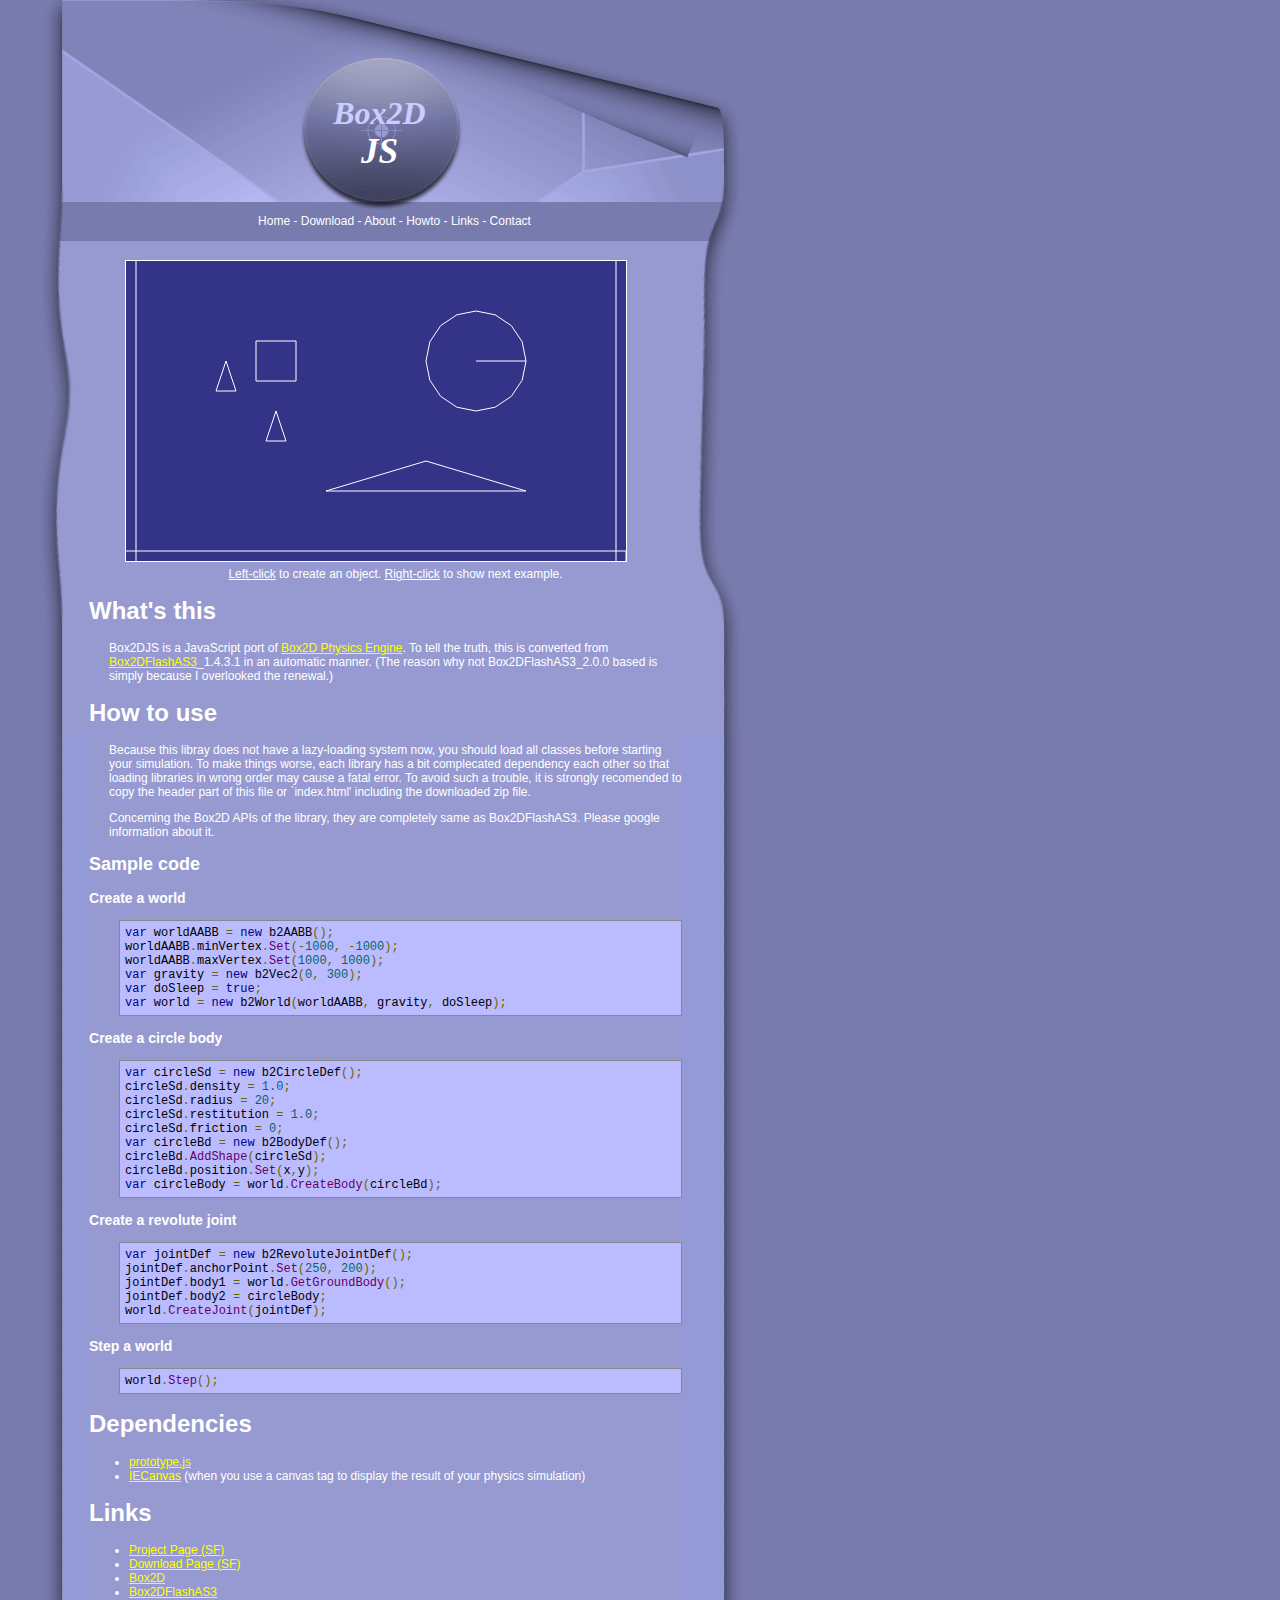
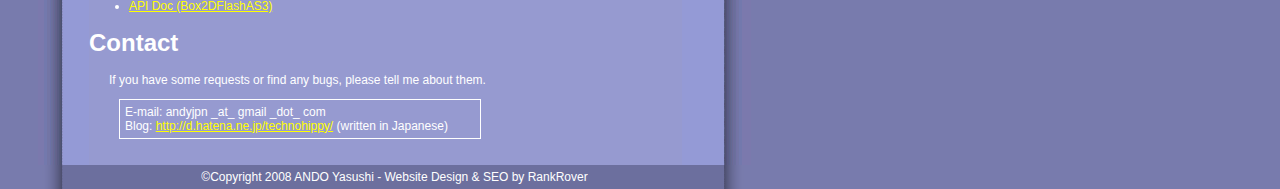
<file: box2d-js_0.1.0/index.html>
<!DOCTYPE html PUBLIC "-//W3C//DTD XHTML 1.0 Transitional//EN" "http://www.w3.org/TR/xhtml1/DTD/xhtml1-transitional.dtd">
<html xmlns="http://www.w3.org/1999/xhtml">
	<head>
		<meta http-equiv="Content-Type" content="text/html; charset=utf-8" />
    <title>Box2DJS - Physics Engine for JavaScript</title>

		<!--=============================-->
		<!-- Copy this part to your app. -->
		<!-- START                       -->
		<!--=============================-->
		<!-- libs -->
		<!--[if IE]><script type="text/javascript" src="lib/excanvas.js"></script><![endif]-->
    <script src="lib/prototype-1.6.0.2.js"></script>

		<!-- box2djs -->
    <script src='js/box2d/common/b2Settings.js'></script>
    <script src='js/box2d/common/math/b2Vec2.js'></script>
    <script src='js/box2d/common/math/b2Mat22.js'></script>
    <script src='js/box2d/common/math/b2Math.js'></script>
    <script src='js/box2d/collision/b2AABB.js'></script>
    <script src='js/box2d/collision/b2Bound.js'></script>
    <script src='js/box2d/collision/b2BoundValues.js'></script>
    <script src='js/box2d/collision/b2Pair.js'></script>
    <script src='js/box2d/collision/b2PairCallback.js'></script>
    <script src='js/box2d/collision/b2BufferedPair.js'></script>
    <script src='js/box2d/collision/b2PairManager.js'></script>
    <script src='js/box2d/collision/b2BroadPhase.js'></script>
    <script src='js/box2d/collision/b2Collision.js'></script>
    <script src='js/box2d/collision/Features.js'></script>
    <script src='js/box2d/collision/b2ContactID.js'></script>
    <script src='js/box2d/collision/b2ContactPoint.js'></script>
    <script src='js/box2d/collision/b2Distance.js'></script>
    <script src='js/box2d/collision/b2Manifold.js'></script>
    <script src='js/box2d/collision/b2OBB.js'></script>
    <script src='js/box2d/collision/b2Proxy.js'></script>
    <script src='js/box2d/collision/ClipVertex.js'></script>
    <script src='js/box2d/collision/shapes/b2Shape.js'></script>
    <script src='js/box2d/collision/shapes/b2ShapeDef.js'></script>
    <script src='js/box2d/collision/shapes/b2BoxDef.js'></script>
    <script src='js/box2d/collision/shapes/b2CircleDef.js'></script>
    <script src='js/box2d/collision/shapes/b2CircleShape.js'></script>
    <script src='js/box2d/collision/shapes/b2MassData.js'></script>
    <script src='js/box2d/collision/shapes/b2PolyDef.js'></script>
    <script src='js/box2d/collision/shapes/b2PolyShape.js'></script>
    <script src='js/box2d/dynamics/b2Body.js'></script>
    <script src='js/box2d/dynamics/b2BodyDef.js'></script>
    <script src='js/box2d/dynamics/b2CollisionFilter.js'></script>
    <script src='js/box2d/dynamics/b2Island.js'></script>
    <script src='js/box2d/dynamics/b2TimeStep.js'></script>
    <script src='js/box2d/dynamics/contacts/b2ContactNode.js'></script>
    <script src='js/box2d/dynamics/contacts/b2Contact.js'></script>
    <script src='js/box2d/dynamics/contacts/b2ContactConstraint.js'></script>
    <script src='js/box2d/dynamics/contacts/b2ContactConstraintPoint.js'></script>
    <script src='js/box2d/dynamics/contacts/b2ContactRegister.js'></script>
    <script src='js/box2d/dynamics/contacts/b2ContactSolver.js'></script>
    <script src='js/box2d/dynamics/contacts/b2CircleContact.js'></script>
    <script src='js/box2d/dynamics/contacts/b2Conservative.js'></script>
    <script src='js/box2d/dynamics/contacts/b2NullContact.js'></script>
    <script src='js/box2d/dynamics/contacts/b2PolyAndCircleContact.js'></script>
    <script src='js/box2d/dynamics/contacts/b2PolyContact.js'></script>
    <script src='js/box2d/dynamics/b2ContactManager.js'></script>
    <script src='js/box2d/dynamics/b2World.js'></script>
    <script src='js/box2d/dynamics/b2WorldListener.js'></script>
    <script src='js/box2d/dynamics/joints/b2JointNode.js'></script>
    <script src='js/box2d/dynamics/joints/b2Joint.js'></script>
    <script src='js/box2d/dynamics/joints/b2JointDef.js'></script>
    <script src='js/box2d/dynamics/joints/b2DistanceJoint.js'></script>
    <script src='js/box2d/dynamics/joints/b2DistanceJointDef.js'></script>
    <script src='js/box2d/dynamics/joints/b2Jacobian.js'></script>
    <script src='js/box2d/dynamics/joints/b2GearJoint.js'></script>
    <script src='js/box2d/dynamics/joints/b2GearJointDef.js'></script>
    <script src='js/box2d/dynamics/joints/b2MouseJoint.js'></script>
    <script src='js/box2d/dynamics/joints/b2MouseJointDef.js'></script>
    <script src='js/box2d/dynamics/joints/b2PrismaticJoint.js'></script>
    <script src='js/box2d/dynamics/joints/b2PrismaticJointDef.js'></script>
    <script src='js/box2d/dynamics/joints/b2PulleyJoint.js'></script>
    <script src='js/box2d/dynamics/joints/b2PulleyJointDef.js'></script>
    <script src='js/box2d/dynamics/joints/b2RevoluteJoint.js'></script>
    <script src='js/box2d/dynamics/joints/b2RevoluteJointDef.js'></script>
		<!--=============================-->
		<!-- Copy this part to your app. -->
		<!-- END                         -->
		<!--=============================-->

		<!-- demos -->
    <script src='demos/draw_world.js'></script>
    <script src='demos/demo_base.js'></script>
    <script src='demos/top.js'></script>
    <script src='demos/stack.js'></script>
    <script src='demos/compound.js'></script>
    <script src='demos/pendulum.js'></script>
    <script src='demos/crank.js'></script>
    <script src='demos/demos.js'></script>

    <script src='style/prettify.js'></script>
		<link href="style/prettify.css" rel="stylesheet" type="text/css" />
		<script>Event.observe(window, 'load', function() {prettyPrint()});</script>

		<link href="style/distant-planet.css" rel="stylesheet" type="text/css" />
		<link href="style/box2d.css" rel="stylesheet" type="text/css" />
  </head>
<body>
<div id="CONTAINER">
	<div id="HEADER">
		<h1>Box2D<br/><b>JS</b></h1>
	</div>
  <div id="NAVIGATION">
		<div class="Nav">
			<span class="links">
				<a href="http://sourceforge.net/projects/box2d-js/">Home</a>
				- <a href="http://sourceforge.net/project/showfiles.php?group_id=227549">Download</a>
				- <a href="#about">About</a>
				- <a href="#howto">Howto</a>
				- <a href="#links">Links</a>
				- <a href="#contact">Contact</a>
			</span>
		</div>
  </div>
  <div id="BODYBOX">
  	<div class="LEFT"></div>
    <div class="MIDDLE">
    <canvas id="canvas" width='500' height='300' style="top:260px; left:125px;"></canvas>
		<div id="spacer"> </div>
		<p style="text-align:center">
			<span class="key">Left-click</span> to create an object.
			<span class="key">Right-click</span> to show next example.
		</p>

		<a name="about"></a>
		<h1>What's this</h1>
		<p>
		Box2DJS is a JavaScript port of <a href="http://www.box2d.org/">Box2D Physics Engine</a>.
		To tell the truth, this is converted from <a href="http://box2dflash.sourceforge.net/">Box2DFlashAS3</a>_1.4.3.1 in an automatic manner.
		(The reason why not Box2DFlashAS3_2.0.0 based is simply because I overlooked the renewal.)
		</p>

		<a name="howto"></a>
		<h1>How to use</h1>
		<p>
		Because this libray does not have a lazy-loading system now, you should load all classes before starting your simulation.
		To make things worse, each library has a bit complecated dependency each other so that loading libraries in wrong order may cause a fatal error. 
		To avoid such a trouble, it is strongly recomended to copy the header part of this file or `index.html' including the downloaded zip file.
		</p>
		<p>
		Concerning the Box2D APIs of the library, they are completely same as Box2DFlashAS3. Please google information about it.
		</p>

		<h2>Sample code</h2>
		<h3>Create a world</h3>
		<pre class="prettyprint">var worldAABB = new b2AABB();
worldAABB.minVertex.Set(-1000, -1000);
worldAABB.maxVertex.Set(1000, 1000);
var gravity = new b2Vec2(0, 300);
var doSleep = true;
var world = new b2World(worldAABB, gravity, doSleep); </pre>

		<h3>Create a circle body</h3>
		<pre class="prettyprint">var circleSd = new b2CircleDef();
circleSd.density = 1.0;
circleSd.radius = 20;
circleSd.restitution = 1.0;
circleSd.friction = 0;
var circleBd = new b2BodyDef();
circleBd.AddShape(circleSd);
circleBd.position.Set(x,y);
var circleBody = world.CreateBody(circleBd);</pre>

		<h3>Create a revolute joint</h3>
		<pre class="prettyprint">var jointDef = new b2RevoluteJointDef();
jointDef.anchorPoint.Set(250, 200);
jointDef.body1 = world.GetGroundBody();
jointDef.body2 = circleBody;
world.CreateJoint(jointDef);</pre>

		<h3>Step a world</h3>
		<pre class="prettyprint">world.Step();</pre>

		<a name="dependencies"></a>
		<h1>Dependencies</h1>
		<ul>
			<li><a href="http://www.prototypejs.org/">prototype.js</a></li>
			<li><a href="http://sourceforge.net/projects/iecanvas">IECanvas</a> (when you use a canvas tag to display the result of your physics simulation)</li>
		</ul>

		<a name="links"></a>
		<h1>Links</h1>
		<ul>
			<li><a href="http://sourceforge.net/projects/box2d-js/">Project Page (SF)</a></li>
			<li><a href="http://sourceforge.net/project/showfiles.php?group_id=227549">Download Page (SF)</a></li>
			<li><a href="http://www.box2d.org/">Box2D</a></li>
			<li><a href="http://box2dflash.sourceforge.net/">Box2DFlashAS3</a></li>
			<li><a href="http://www.kyucon.com/doc/box2d/">API Doc (Box2DFlashAS3)</a></li>
		</ul>

		<a name="contact"></a>
		<h1>Contact</h1>
		<p>
		If you have some requests or find any bugs, please tell me about them.<br />
		<div class="contact">
		E-mail: andyjpn _at_ gmail _dot_ com<br />
		Blog: <a href="http://d.hatena.ne.jp/technohippy/">http://d.hatena.ne.jp/technohippy/</a> (written in Japanese)
		</div>
		</p>

    </div>
    <div class="RIGHT"></div>
    <div id="FOOTER">
   	  <div class="footertext"><span class="links">&copy;Copyright 2008 ANDO Yasushi - <a href="http://www.rankrover.com">Website Design &amp; SEO by RankRover</a></span></div>
    </div>
  </div>
</div>
</body>
</html>
</file>
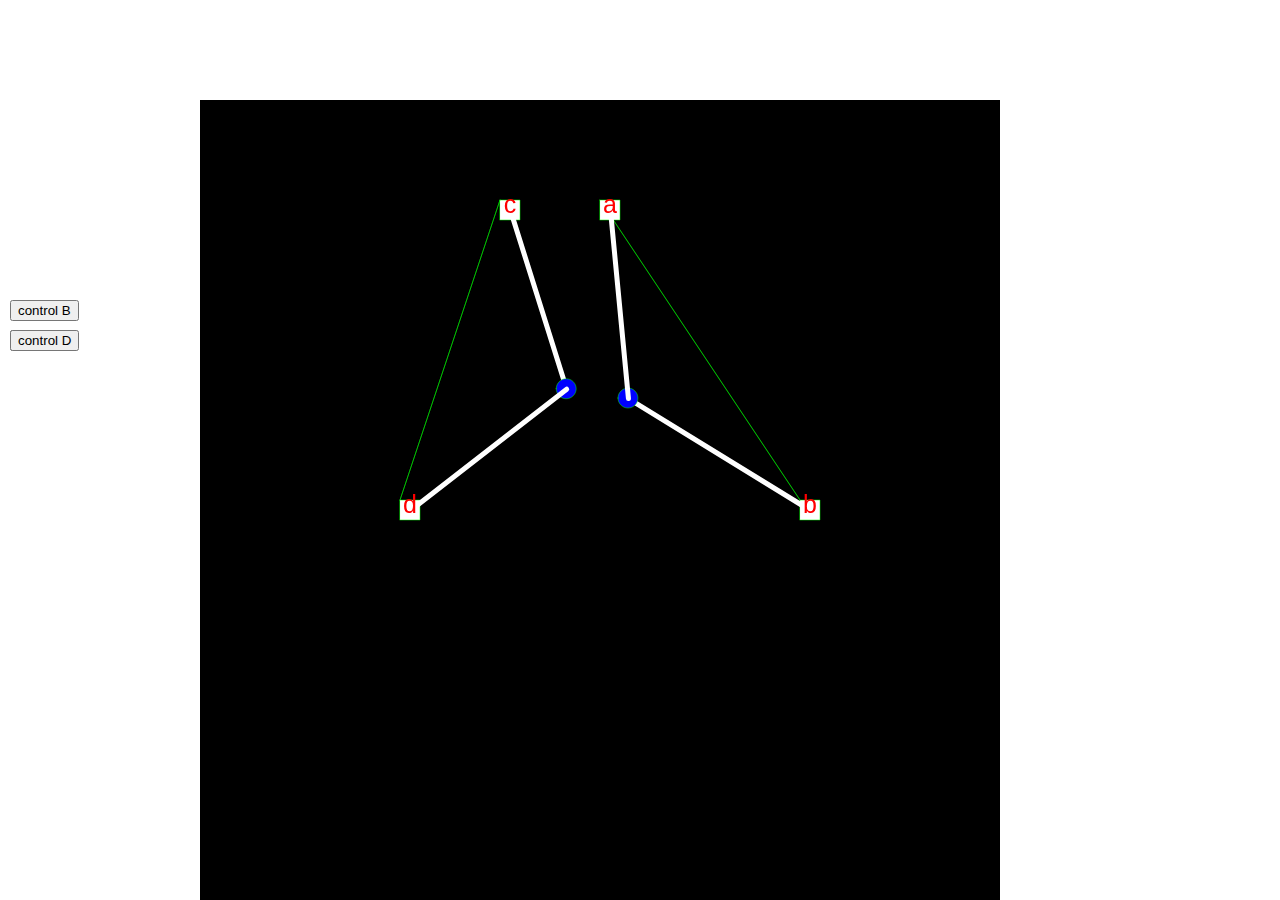
<file: JAVASCRIPT/IK_week1_v6_FromWill/index.html>
<!DOCTYPE html>
<html>
  <head>
    <meta charset="UTF-8">
    <title>IK_v6_FromWill</title>
    <script src="libraries/p5.js" type="text/javascript"></script>

    <script src="libraries/p5.dom.js" type="text/javascript"></script>
    <script src="libraries/p5.sound.js" type="text/javascript"></script>
    <script src="libraries/p5.serialport.js" type="text/javascript"></script>
     <script src="Gui.js" type="text/javascript"></script>

    <script src="sketch.js" type="text/javascript"></script>

    <style> body {padding: 0; margin: 0;} canvas {vertical-align: top;} </style>
  </head>
  <body>
  </body>
</html>
</file>
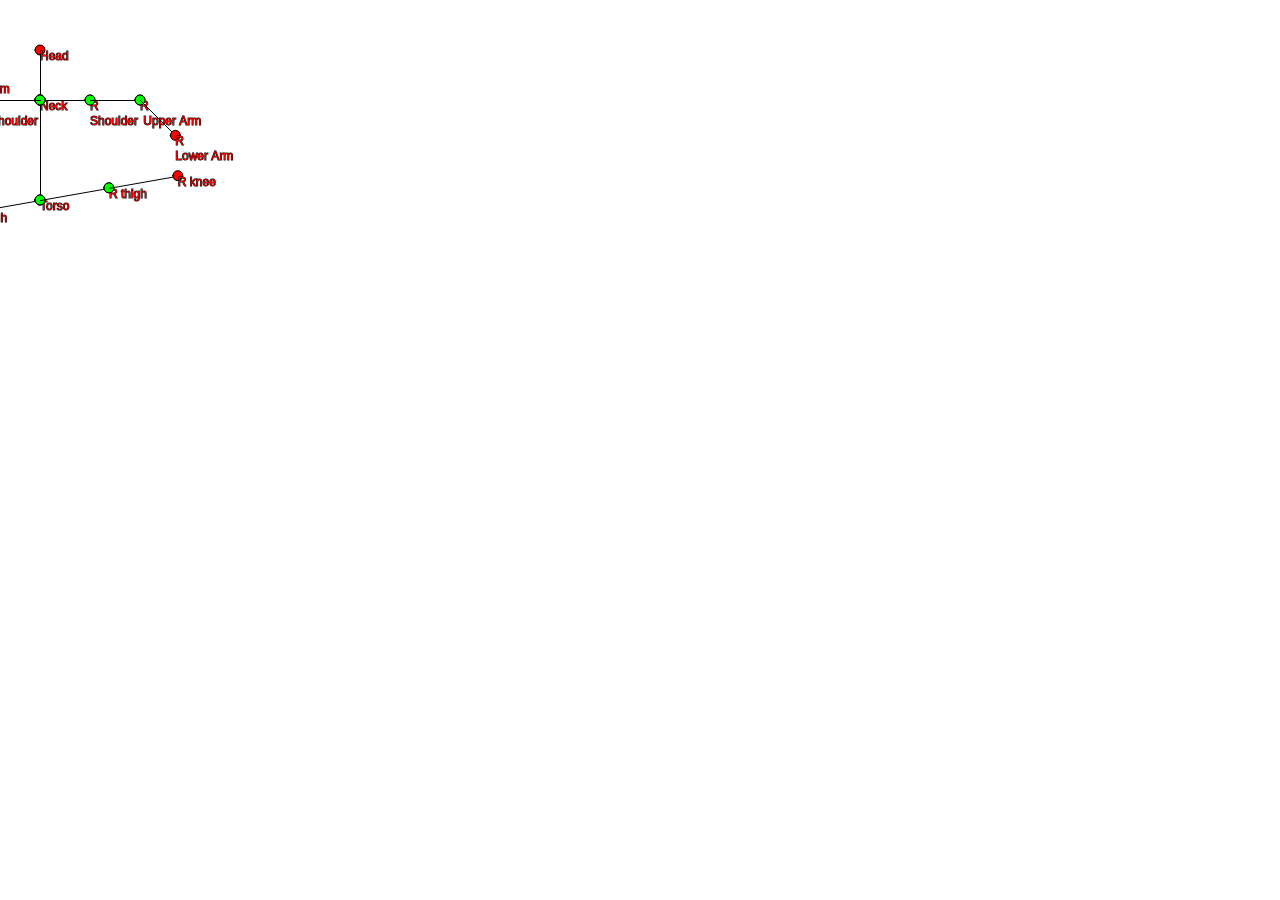
<file: JAVASCRIPT/IK_week2_ShawnBody/index.html>
<!DOCTYPE html>
<html>
  <head>
    <meta charset="UTF-8">
    <title>IK_week2_ShawnBody</title>
    <script src="libraries/p5.js" type="text/javascript"></script>

    <script src="libraries/p5.dom.js" type="text/javascript"></script>
    <script src="libraries/p5.sound.js" type="text/javascript"></script>
    <script src="libraries/p5.serialport.js" type="text/javascript"></script>

    <script src="sketch.js" type="text/javascript"></script>

    <style> body {padding: 0; margin: 0;} canvas {vertical-align: top;} </style>
  </head>
  <body>
  </body>
</html>
</file>
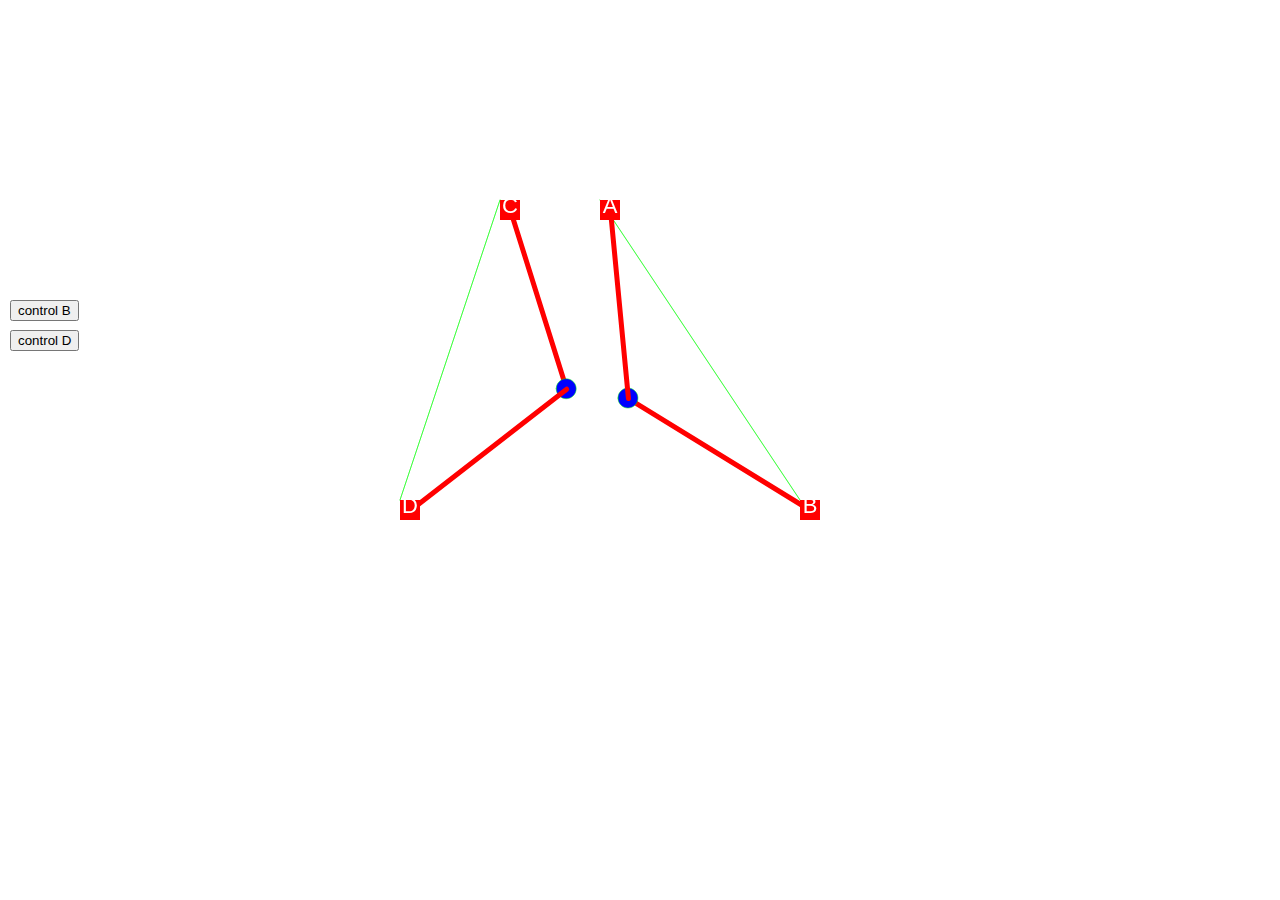
<file: JAVASCRIPT/ik_week2_v1_explained/index.html>
<!DOCTYPE html>
<html>
  <head>
    <meta charset="UTF-8">
    <title>ik_v7_explained</title>
    <script src="libraries/p5.js" type="text/javascript"></script>

    <script src="libraries/p5.dom.js" type="text/javascript"></script>
    <script src="libraries/p5.sound.js" type="text/javascript"></script>
    <script src="libraries/p5.serialport.js" type="text/javascript"></script>
     <script src="Gui.js" type="text/javascript"></script>

    <script src="sketch.js" type="text/javascript"></script>

    <style> body {padding: 0; margin: 0;} canvas {vertical-align: top;} </style>
  </head>
  <body>
  </body>
</html>
</file>
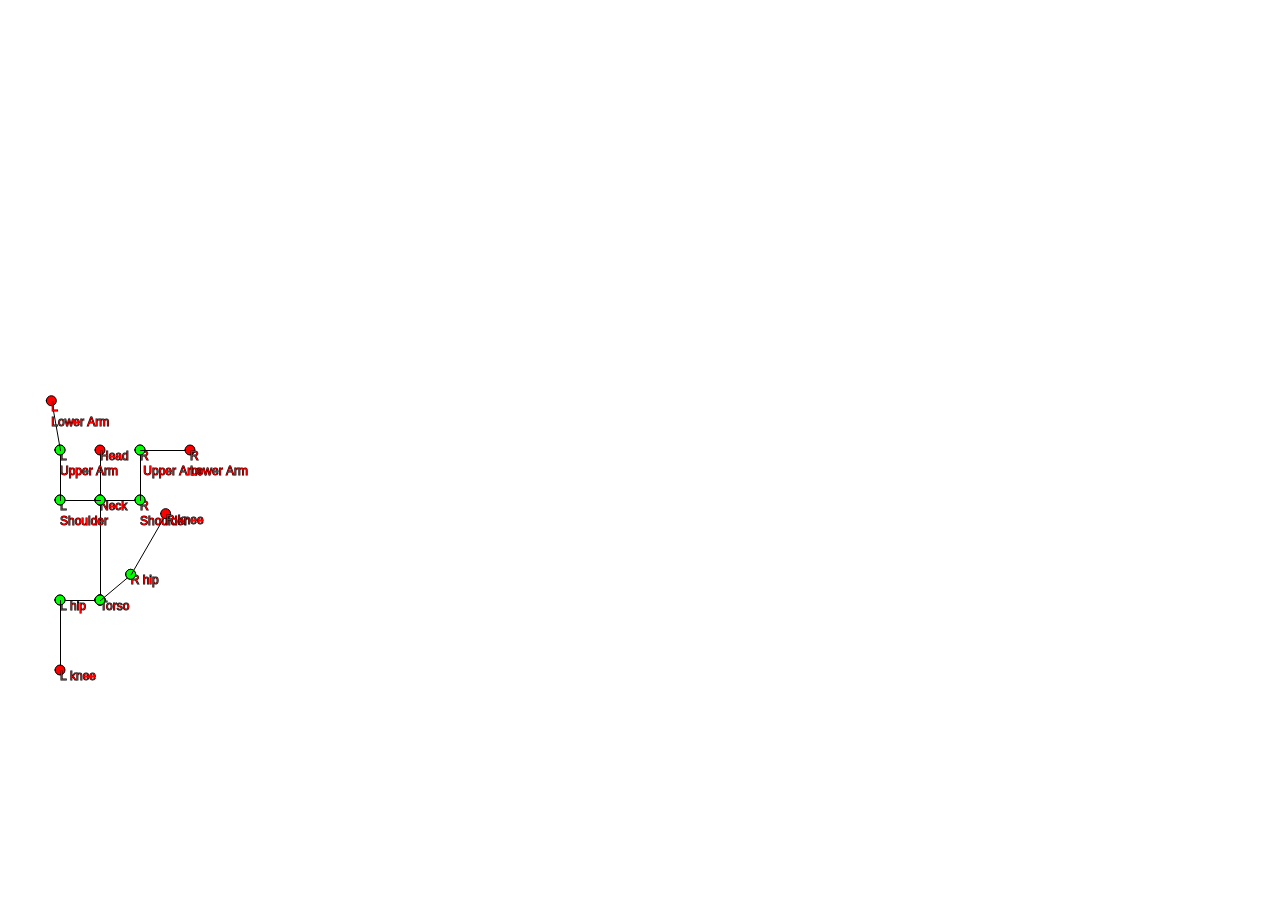
<file: JAVASCRIPT/IK_week3_skeleton_v1/index.html>
<!DOCTYPE html>
<html>
  <head>
    <meta charset="UTF-8">
    <title>IK_skeleton_v1</title>
    <script src="libraries/p5.js" type="text/javascript"></script>

    <script src="libraries/p5.dom.js" type="text/javascript"></script>
    <script src="libraries/p5.sound.js" type="text/javascript"></script>
    <script src="libraries/p5.serialport.js" type="text/javascript"></script>

    <script src="sketch.js" type="text/javascript"></script>

    <style> body {padding: 0; margin: 0;} canvas {vertical-align: top;} </style>
  </head>
  <body>
  </body>
</html>
</file>
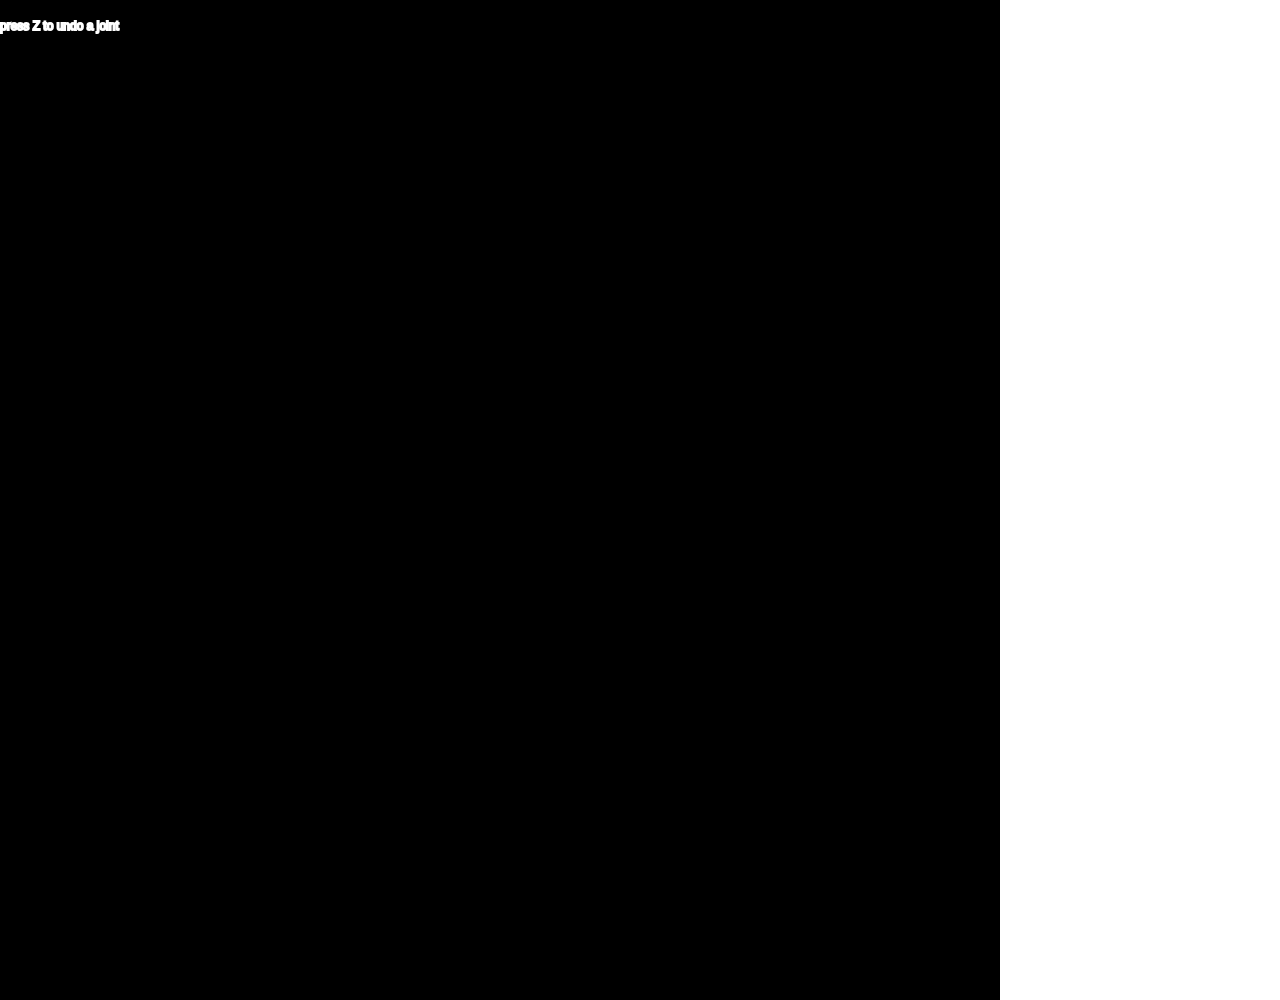
<file: JAVASCRIPT/IK_week3_spiderFromWill/index.html>
<!DOCTYPE html>
<html>
  <head>
    <meta charset="UTF-8">
    <title>IK_spiderFromWill</title>
    <script src="libraries/p5.js" type="text/javascript"></script>

    <script src="libraries/p5.dom.js" type="text/javascript"></script>
    <script src="libraries/p5.sound.js" type="text/javascript"></script>
    <script src="libraries/p5.serialport.js" type="text/javascript"></script>

    <script src="sketch.js" type="text/javascript"></script>

    <style> body {padding: 0; margin: 0;} canvas {vertical-align: top;} </style>
  </head>
  <body>
  </body>
</html>
</file>
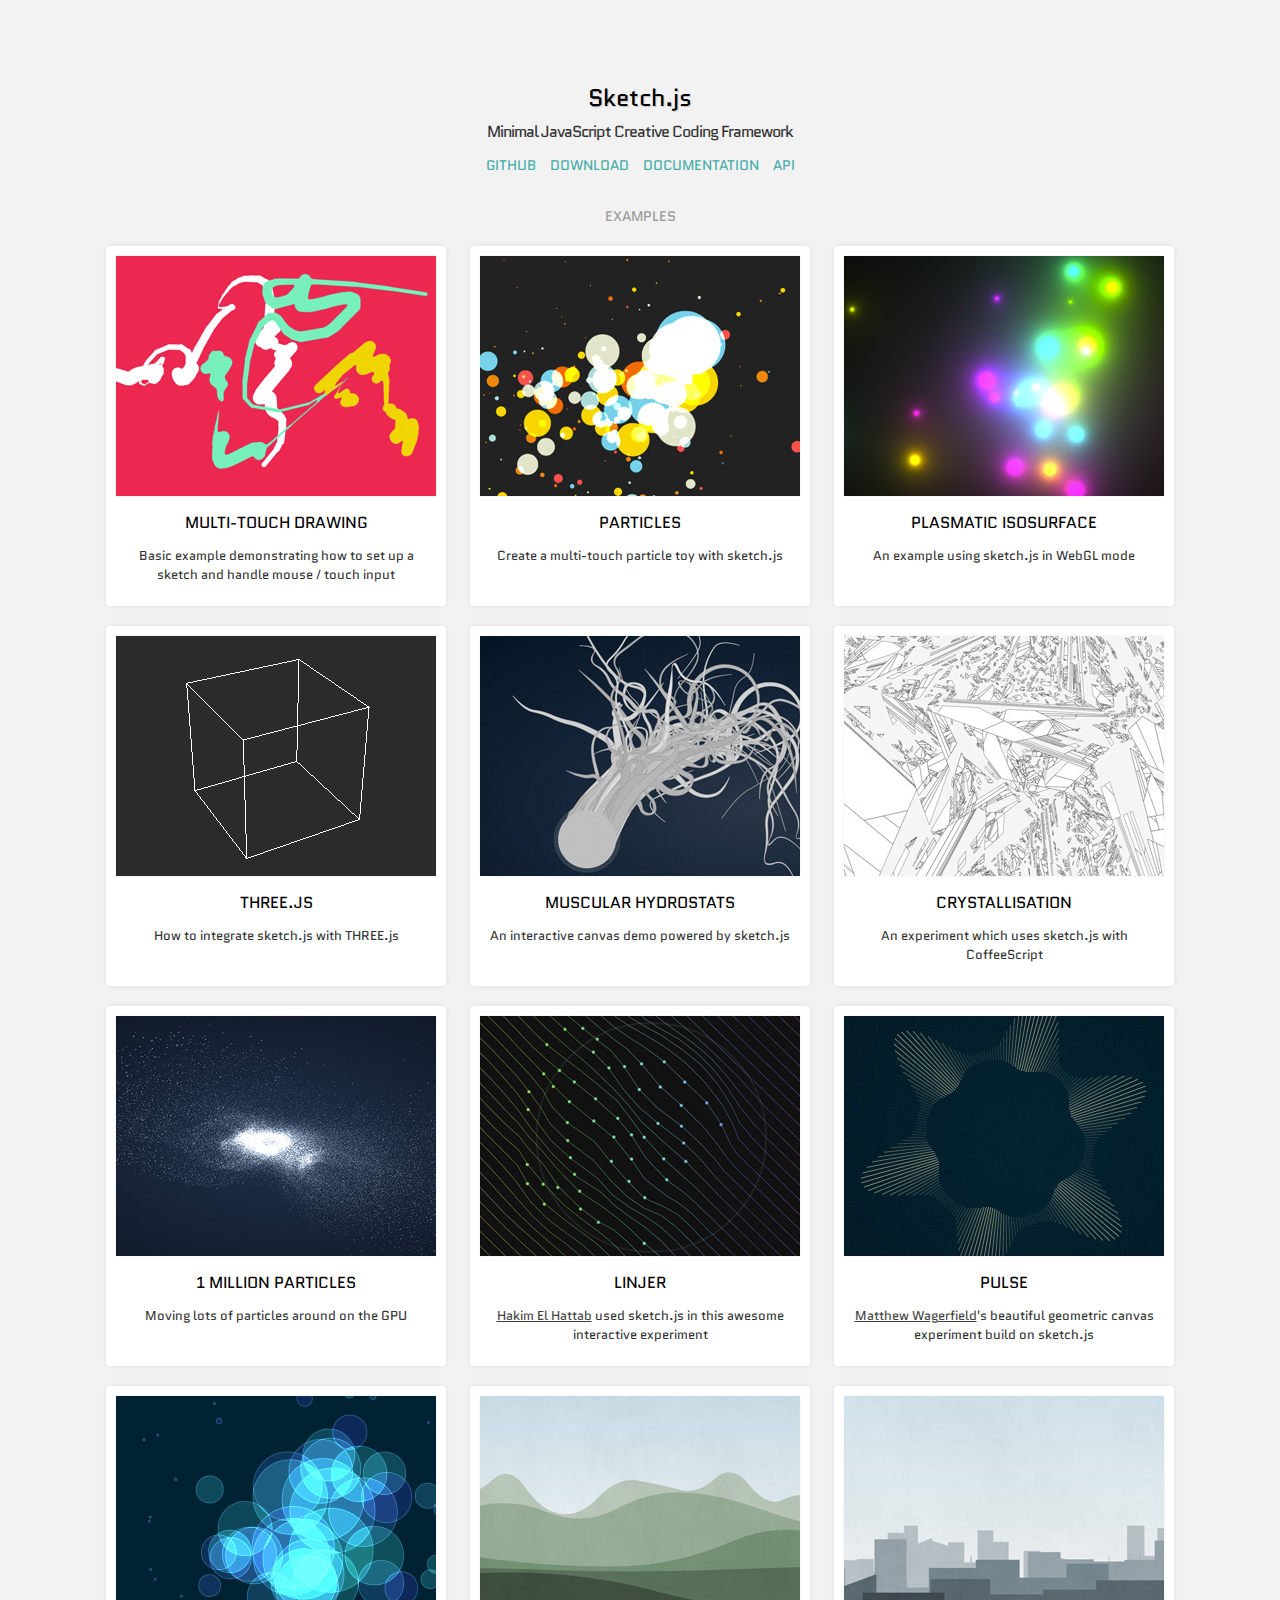
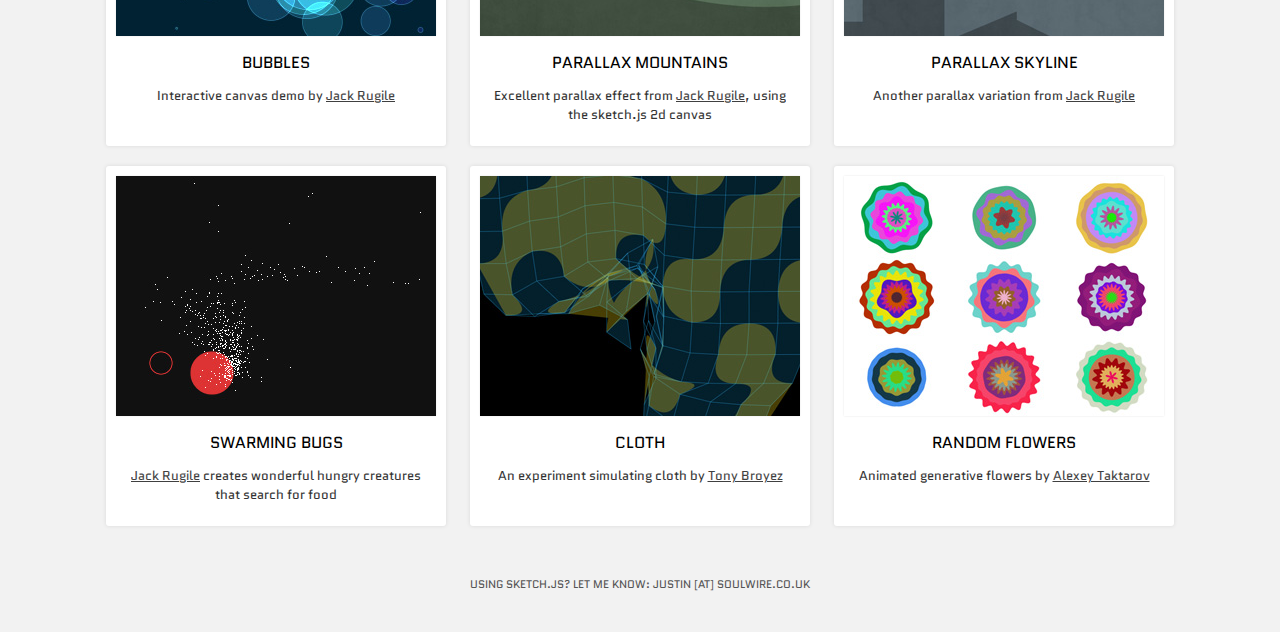
<file: Muscular-Hydrostats-master/sketch.js-master/index.html>
<html>
    <head>
        <title>sketch.js</title>
        <link rel="stylesheet" href="examples/css/main.css">
    </head>
    <body>
        <header class="introduction">
            <hgroup>
                <h1>Sketch.js</h1>
                <h2>Minimal JavaScript Creative Coding Framework</h2>
            </hgroup>
        </header>
        <nav class="navigation">
            <a href="https://github.com/soulwire/sketch.js">Github</a>
            <a href="https://github.com/soulwire/sketch.js/archive/master.zip">Download</a>
            <a href="https://github.com/soulwire/sketch.js/wiki/">Documentation</a>
            <a href="https://github.com/soulwire/sketch.js/wiki/API">API</a>
        </nav>
        <section class="showcase">
            <h3>Examples</h3>
            <figure>
                <a href="examples/drawing.html" target="_blank">
                    <img src="examples/img/drawing.jpg">
                </a>
                <figcaption>
                    <strong>Multi-touch drawing</strong>
                    <p>Basic example demonstrating how to set up a sketch and handle mouse / touch input</p>
                </figcaption>
            </figure>
            <figure>
                <a href="examples/particles.html" target="_blank">
                    <img src="examples/img/particles.jpg">
                </a>
                <figcaption>
                    <strong>Particles</strong>
                    <p>Create a multi-touch particle toy with sketch.js</p>
                </figcaption>
            </figure>
            <figure>
                <a href="http://soulwire.github.com/Plasmatic-Isosurface/" target="_blank">
                    <img src="examples/img/plasma.jpg">
                </a>
                <figcaption>
                    <strong>Plasmatic Isosurface</strong>
                    <p>An example using sketch.js in WebGL mode</p>
                </figcaption>
            </figure>
            <figure>
                <a href="examples/three.html" target="_blank">
                    <img src="examples/img/three.jpg">
                </a>
                <figcaption>
                    <strong>THREE.js</strong>
                    <p>How to integrate sketch.js with THREE.js</p>
                </figcaption>
            </figure>
            <figure>
                <a href="http://soulwire.github.com/Muscular-Hydrostats/" target="_blank">
                    <img src="examples/img/tentacles.jpg">
                </a>
                <figcaption>
                    <strong>Muscular Hydrostats</strong>
                    <p>An interactive canvas demo powered by sketch.js</p>
                </figcaption>
            </figure>
            <figure>
                <a href="http://soulwire.github.com/Crystallisation/" target="_blank">
                    <img src="examples/img/crystallization.jpg">
                </a>
                <figcaption>
                    <strong>Crystallisation</strong>
                    <p>An experiment which uses sketch.js with CoffeeScript</p>
                </figcaption>
            </figure>
            <figure>
                <a href="http://soulwire.github.io/WebGL-GPU-Particles/" target="_blank">
                    <img src="examples/img/webgl-particles.jpg">
                </a>
                <figcaption>
                    <strong>1 Million Particles</strong>
                    <p>Moving lots of particles around on the GPU</p>
                </figcaption>
            </figure>
            <figure>
                <a href="http://lab.hakim.se/linjer/" target="_blank">
                    <img src="examples/img/linjer.jpg">
                </a>
                <figcaption>
                    <strong>Linjer</strong>
                    <p><a href="http://hakim.se/" target="_blank">Hakim El Hattab</a> used sketch.js in this awesome interactive experiment</p>
                </figcaption>
            </figure>
            <figure>
                <a href="http://codepen.io/MatthewWagerfield/full/ueIln" target="_blank">
                    <img src="examples/img/pulse.jpg">
                </a>
                <figcaption>
                    <strong>Pulse</strong>
                    <p><a href="http://wagerfield.com/" target="_blank">Matthew Wagerfield</a>'s beautiful geometric canvas experiment build on sketch.js</p>
                </figcaption>
            </figure>
            <figure>
                <a href="http://codepen.io/jackrugile/full/IjKLt" target="_blank">
                    <img src="examples/img/bubbles.jpg">
                </a>
                <figcaption>
                    <strong>Bubbles</strong>
                    <p>Interactive canvas demo by <a href="http://jackrugile.com/" target="_blank">Jack Rugile</a></p>
                </figcaption>
            </figure>
            <figure>
                <a href="http://codepen.io/jackrugile/full/Apfyn" target="_blank">
                    <img src="examples/img/parallax.jpg">
                </a>
                <figcaption>
                    <strong>Parallax Mountains</strong>
                    <p>Excellent parallax effect from <a href="http://jackrugile.com/" target="_blank">Jack Rugile</a>, using the sketch.js 2d canvas</p>
                </figcaption>
            </figure>
            <figure>
                <a href="http://codepen.io/jackrugile/full/qLCuE" target="_blank">
                    <img src="examples/img/skyline.jpg">
                </a>
                <figcaption>
                    <strong>Parallax Skyline</strong>
                    <p>Another parallax variation from <a href="http://jackrugile.com/" target="_blank">Jack Rugile</a></p>
                </figcaption>
            </figure>
            <figure>
                <a href="http://codepen.io/jackrugile/full/swLat" target="_blank">
                    <img src="examples/img/swarm.jpg">
                </a>
                <figcaption>
                    <strong>Swarming Bugs</strong>
                    <p><a href="http://jackrugile.com/" target="_blank">Jack Rugile</a> creates wonderful hungry creatures that search for food</p>
                </figcaption>
            </figure>
            <figure>
                <a href="http://refactored.fr/physics/sketch/" target="_blank">
                    <img src="examples/img/cloth.jpg">
                </a>
                <figcaption>
                    <strong>Cloth</strong>
                    <p>An experiment simulating cloth by <a href="http://refactored.fr/" target="_blank">Tony Broyez</a></p>
                </figcaption>
            </figure>
            <figure>
                <a href="http://codepen.io/molefrog/full/pilHJ" target="_blank">
                    <img src="examples/img/flowers.jpg">
                </a>
                <figcaption>
                    <strong>Random Flowers</strong>
                    <p>Animated generative flowers by <a href="http://molefrog.com/" target="_blank">Alexey Taktarov</a></p>
                </figcaption>
            </figure>
        </section>
        <footer class="footer">
            <p>Using sketch.js? Let me know: justin [at] soulwire.co.uk</p>
        </footer>
    </body>
</html>
</file>
<file: box2d-js_0.1.0/style/prettify.css>
/* Pretty printing styles. Used with prettify.js. */

.str { color: #080; }
.kwd { color: #008; }
.com { color: #800; }
.typ { color: #606; }
.lit { color: #066; }
.pun { color: #660; }
.pln { color: #000; }
.tag { color: #008; }
.atn { color: #606; }
.atv { color: #080; }
.dec { color: #606; }
pre.prettyprint { padding: 2px; border: 1px solid #888; }

@media print {
  .str { color: #060; }
  .kwd { color: #006; font-weight: bold; }
  .com { color: #600; font-style: italic; }
  .typ { color: #404; font-weight: bold; }
  .lit { color: #044; }
  .pun { color: #440; }
  .pln { color: #000; }
  .tag { color: #006; font-weight: bold; }
  .atn { color: #404; }
  .atv { color: #060; }
}
</file>
<file: box2d-js_0.1.0/style/distant-planet.css>
body {
	background-color: #787bad;
	margin-top: 0px;
	margin-bottom: 0px;
}
#CONTAINER {
	background-color: #787bad;
	width: 800px;
	margin-left: 20%;
}
#HEADER {
	background-image: url(images/Distant-Planet_02.gif);
	float: left;
	height: 202px;
	width: 713px;
}
#NAVIGATION {
	background-image: url(images/Distant-Planet_04.gif);
	float: left;
	height: 39px;
	width: 713px;
}
#BODYBOX {
	background-color: #969ad0;
	float: left;
	width: 713px;
}
.LEFT {
	background-image: url(images/Distant-Planet_05.gif);
	float: left;
	width: 51px;
	height: 493px;
}
.MIDDLE {
	background-image: url(images/Distant-Planet_06.gif);
	float: left;
	width: 593px;
	padding-bottom: 14px;
	padding-top: 14px;
	font-family: Arial;
	font-size: 12px;
	font-style: normal;
	line-height: normal;
	font-weight: normal;
	font-variant: normal;
	text-transform: none;
	color: #FFFFFF;
	text-decoration: none;
}
.footertext {
	text-align: center;
	width: 100%;
	margin-top: 5px;
	margin-bottom: 5px;
}

.RIGHT {
	background-image: url(images/Distant-Planet_07.gif);
	float: left;
	width: 69px;
	height: 493px;
}
.Nav {
	font-family: Arial;
	font-size: 12px;
	font-style: normal;
	line-height: normal;
	font-weight: normal;
	font-variant: normal;
	text-transform: none;
	color: #FFFFFF;
	text-decoration: none;
	text-align: center;
	margin-top: 12px;
}
.links {
	font-family: Arial;
	font-size: 12px;
	font-style: normal;
	line-height: normal;
	font-weight: normal;
	font-variant: normal;
	text-transform: none;
	color: #FFFFFF;
	text-decoration: none;
}
.links a {
	font-family: Arial;
	font-size: 12px;
	font-style: normal;
	line-height: normal;
	font-weight: normal;
	font-variant: normal;
	text-transform: none;
	color: #FFFFFF;
	text-decoration: none;
}
.links a:visited {
	font-family: Arial;
	font-size: 12px;
	font-style: normal;
	line-height: normal;
	font-weight: normal;
	font-variant: normal;
	text-transform: none;
	color: #FFFFFF;
	text-decoration: none;
}
.links a:hover {
	font-family: Arial;
	font-size: 12px;
	font-style: normal;
	line-height: normal;
	font-weight: normal;
	font-variant: normal;
	text-transform: none;
	color: #FFFFFF;
	text-decoration: underline;
}
#FOOTER {
	background-image: url(images/Distant-Planet_08.gif);
	float: left;
	width: 713px;
}
</file>
<file: box2d-js_0.1.0/style/box2d.css>
#canvas {
	padding:0; 
	margin:0; 
	border:1px solid white;
	position:absolute; 
	background-color:#333388;
}
#CONTAINER { 
	margin-left: 30px; 
}
#HEADER h1 { 
	margin-top: 95px; 
	padding-right: 30px;
	text-align: center;
	font-size: xx-large; 
	font-style: italic; 
	font-weight: bold; 
	color: #ccccff; 
}
#HEADER h1 b { 
	color: #ffffff; 
	font-size: 110%; 
}
#spacer {
	height: 300px;
}
span.key {
	text-decoration: underline;
}
#BODYBOX {
	background-image: url(images/bodybox_bg.png);
	background-repeat: repeat-y;
}
p {
	padding-left: 20px;
}
.contact {
	border: 1px solid white;
	padding: 5px;
	margin: 5px;
	margin-left: 30px;
	width: 350px;
}
a{
	color: yellow;
}
a:hover {
	color: yellow;
	background-color: black;
}
a:visited {
	color: yellow;
}
a:active {
	color: yellow;
}
pre.prettyprint {
	margin-left: 30px;
	padding: 5px;
	background-color: #bbbbff;
}
</file>
<file: Muscular-Hydrostats-master/sketch.js-master/examples/css/main.css>
@import url(http://fonts.googleapis.com/css?family=Quantico);

html, body {

	font-family: 'Quantico', sans-serif;
	background: #f2f2f2;
	text-align: center;
	overflow: scroll;
	margin: 0;
}

a {

	-webkit-transition: color 300ms ease-out;
	-moz-transition: color 300ms ease-out;
	-ms-transition: color 300ms ease-out;
	-o-transition: color 300ms ease-out;
	transition: color 300ms ease-out;
}

.introduction {

	margin-top: 80px;
}

.introduction h1,
.introduction h2 {

	font-weight: 300;
	margin: 0px 0;
}

.introduction h1 {

	text-shadow: 1px 1px 1px rgba(0, 0, 0, 0.2);
	font-size: 24px;
	margin: 5px 0;
}

.introduction h2 {

	letter-spacing: -1px;
	font-size: 16px;
	opacity: 0.8;
}

.navigation {

	margin-bottom: 30px;
	margin-top: 10px;
}

.navigation a {

	text-decoration: none;
	text-transform: uppercase;
	font-size: 14px;
	margin: 0 5px;
	color: #45ADA8;
}

.navigation a:hover {

	color: #58DCC3;
}

.showcase {

	display: block;
}

.showcase h3 {

	text-transform: uppercase;
	font-weight: 300;
	font-size: 14px;
	margin: 10px 0;
	color: #999;
}

figure {

	-webkit-transition: box-shadow 300ms ease-out;
	-moz-transition: box-shadow 300ms ease-out;
	-ms-transition: box-shadow 300ms ease-out;
	-o-transition: box-shadow 300ms ease-out;
	transition: box-shadow 300ms ease-out;
}

figure {

	vertical-align: middle;
	border-radius: 3px;
	box-shadow: 0px 0px 4px rgba(0,0,0,0.1);
	background: #fff;
	display: inline-block;
	padding: 10px;
	margin: 10px;
	height: 340px;
	width: 320px;
}

figure a {

	text-decoration: none;
	color: #111;
}

figure img {

	box-shadow: 0px 0px 2px rgba(0,0,0,0.1);
	display: block;
	height: 240px;
	width: 320px;
}

figure figcaption {

	line-height: 1.4;
	font-size: 13px;
	padding: 0 5px;
	margin: 16px 0 0 0;
}

figure figcaption strong {

	text-transform: uppercase;
	font-weight: 300;
	font-size: 16px;
}

figure figcaption p {

	text-decoration: none;
	opacity: 0.8;
}

figure figcaption p a {

	text-decoration: underline;
}

figure:hover {

	box-shadow: 0px 0px 0px 4px rgba(0,0,0,0.1);
}

.footer {

	margin: 40px 0;
}

.footer p {

	text-transform: uppercase;
	font-weight: 300;
	font-size: 11px;
	margin: 10px 0 0 0;
	color: #555;
}
</file>
